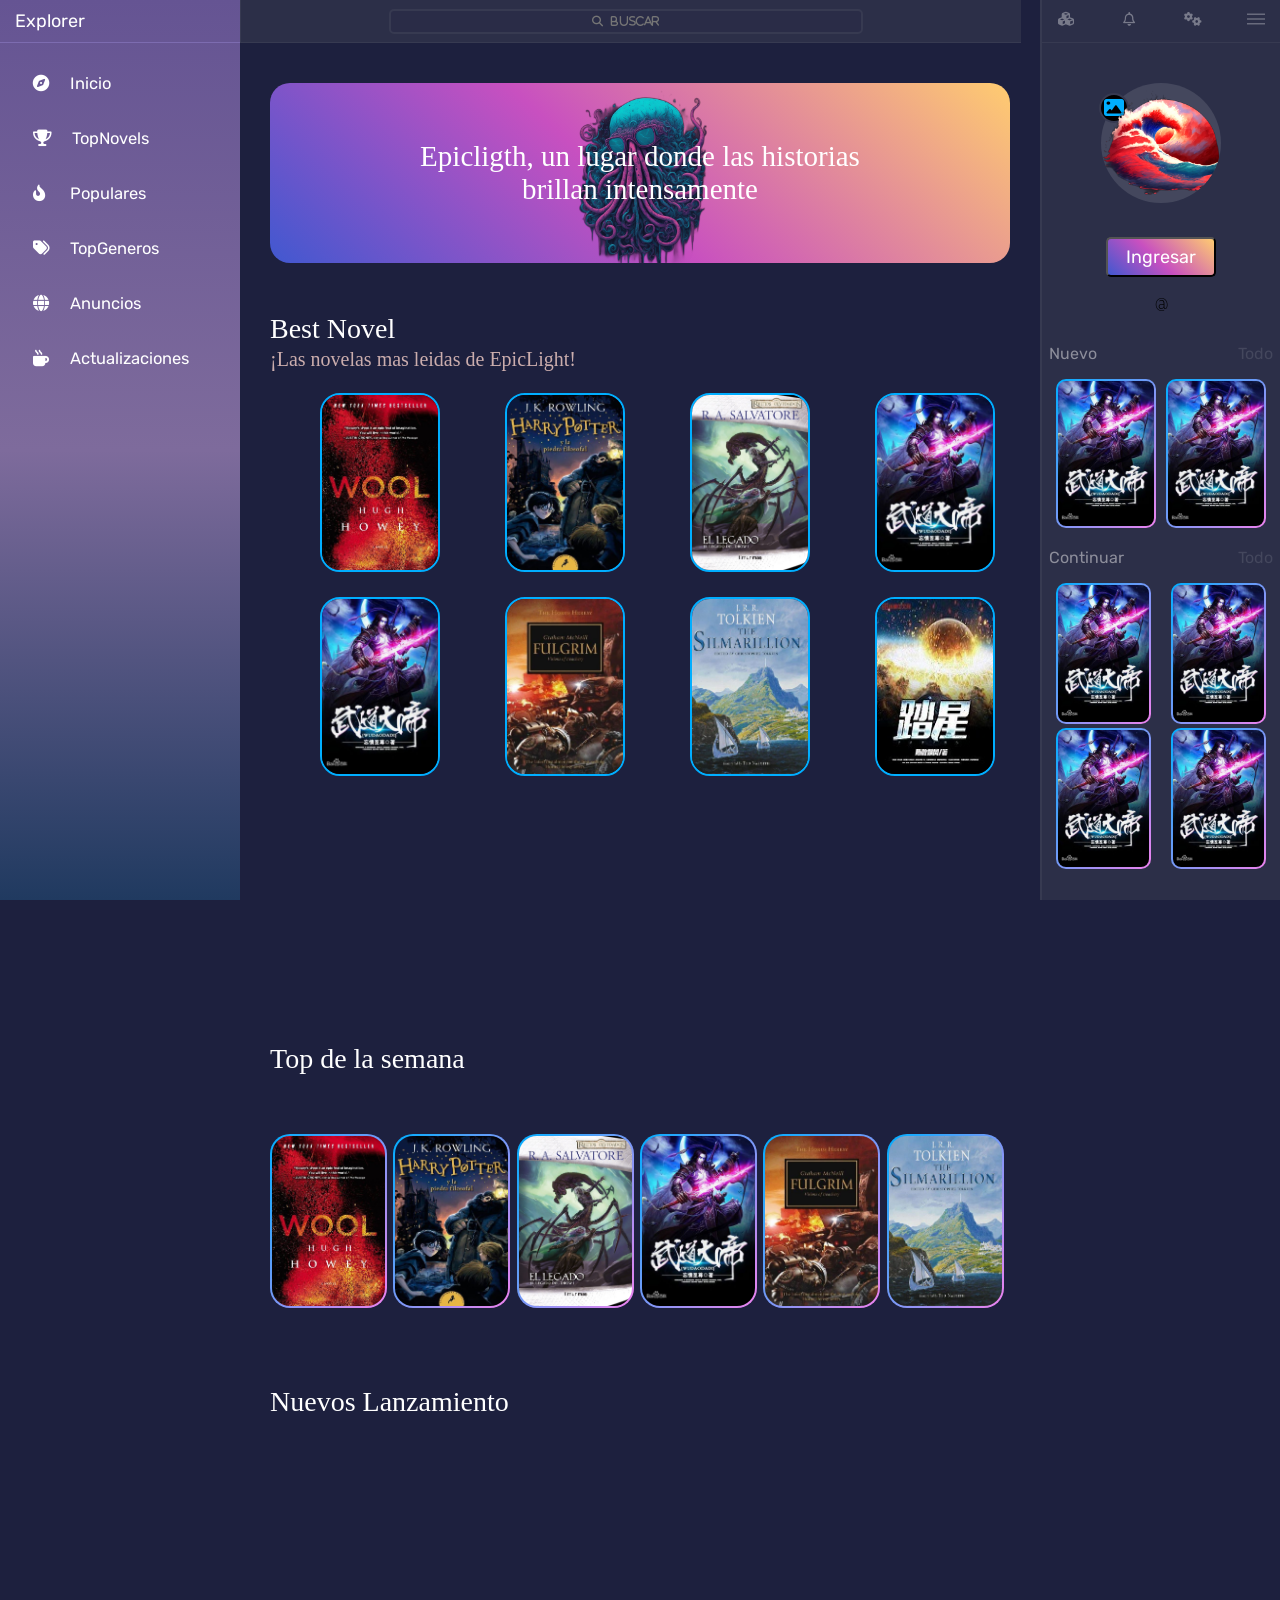
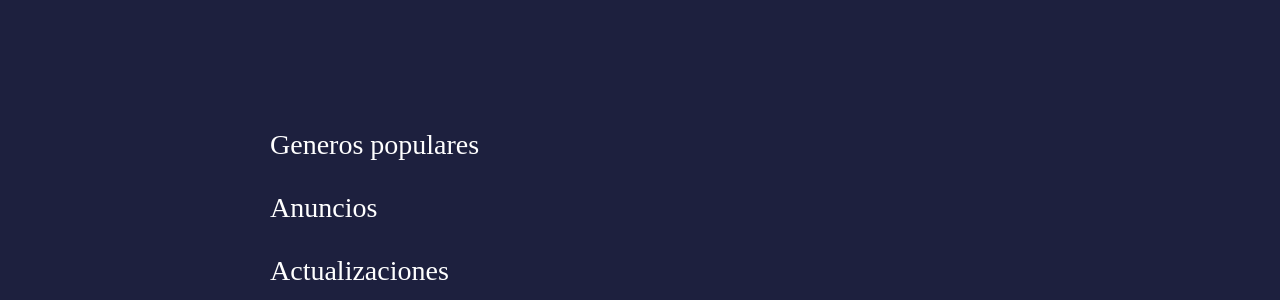
<file: index.html>
<!DOCTYPE html>
<html lang="es">

<head>
    <meta charset="UTF-8">
    <meta name="viewport" content="width=device-width, initial-scale=1.0">
    <!--Iconos-->
    <link rel="stylesheet" href="https://cdnjs.cloudflare.com/ajax/libs/font-awesome/6.4.0/css/all.min.css"
        integrity="sha512-iecdLmaskl7CVkqkXNQ/ZH/XLlvWZOJyj7Yy7tcenmpD1ypASozpmT/E0iPtmFIB46ZmdtAc9eNBvH0H/ZpiBw=="
        crossorigin="anonymous" referrerpolicy="no-referrer" />
    <!--Icono del titulo-->
    <link rel="icon" href="./asset/img/pulpo.png">
    <!--Css-->
    <link rel="stylesheet" href="./css/style.css">
    <title>EpicLigth</title>
</head>

<body>
    <header class="menu" id="menu_header">
        <div class="cont1">
            <div class="personal    menu_link personal_active">
                <i class="fa-solid fa-cubes"></i>
            </div>
            <div class="notifi menu_link    active">
                <i class="fa-regular fa-bell"></i>
            </div>
            <div class="config   menu_link  active">
                <i class="fa-solid fa-gears"></i>
            </div>
            <div class=" menu_link hamb  active">
                <div class="hamgurger">
                    <span class="line1_hamgurger "></span>
                    <span class="line2_hamgurger "></span>
                    <span class="line3_hamgurger "></span>
                </div>
            </div>
        </div>
        <div class="personal_content">
            <div class="perfil">
                <div class="img_agr">
                    <i class="fa-solid fa-image"></i>
                </div>
                <div class="img_perfil">
                    <a href="#"><img src="./asset/img/perfil.png" alt="foto perfil"></a>
                </div>



                <div class="login">
                    <div class="cont_login_button">
                        <button class="login_ingresar"> Ingresar </button>
                    </div>
                    <div class="login_usuario">
                        <div class="usuario_nombre">
                        </div>
                        <div class="usuario_email">
                        </div>
                    </div>
                </div>









                <div class="actializaciones_personal">
                    <div class="titulo_personal">
                        <p class="anima anima--4 link1" data="Nuevo">Nuevo</p>
                        <p class="anima anima--1 link2">Todo</p>
                    </div>
                    <div class="cont_nuevo">
                        <a href="#" class="cont_nuevo_a">
                            <img src="./asset/img/warlockofthemagusworld.jpeg" class="img_cont_nuevo" alt="algo">
                        </a>
                        <a href="#" class="cont_nuevo_a">
                            <img src="./asset/img/warlockofthemagusworld.jpeg" class="img_cont_nuevo" alt="algo">
                        </a>
                        
                    </div>
                    <div class="titulo_personal">
                        <p class="anima anima--4 link1" data="Continuar">Continuar</p>
                        <p class="anima anima--1 link3">Todo</p>
                    </div>
                    <div class="cont_segir">
                        <a href="#" class="cont_segir_a">
                            <img src="./asset/img/warlockofthemagusworld.jpeg" class="img_cont_nuevo" alt="algo">
                        </a>
                        <a href="#" class="cont_segir_a">
                            <img src="./asset/img/warlockofthemagusworld.jpeg" class="img_cont_nuevo" alt="algo">
                        </a>
                        
                    </div>
                    <div class="cont_segir">
                        <a href="#" class="cont_segir_a">
                            <img src="./asset/img/warlockofthemagusworld.jpeg" class="img_cont_nuevo" alt="algo">
                        </a>
                        <a href="#" class="cont_segir_a">
                            <img src="./asset/img/warlockofthemagusworld.jpeg" class="img_cont_nuevo" alt="algo">
                        </a>
                        
                    </div>
                </div>
            </div>
        </div>
    </header>
    <header class="header_buscador">
        <div class="buscador" id="buscador">
            <div class="input-group">
                <input type="text" class="buscador_texto" id="input_buscador" placeholder="   Buscar">
            </div>
        </div>
    </header>
    <header class="explorer">
        <div class="tit_explorer">
            <div><a href="#">Explorer</a>
            </div>
            <div class="cont2">
                <div class="cont2_sub">
                    <div class="icon_cont2"></div><i class="fa-solid fa-compass"></i>
                    <div class="cont2_bock anima anima--4" data="Inicio"> <a href="#" class="cont2_block_text">Inicio
                        </a> </div>
                </div>
                <div class="cont2_sub">
                    <div class="icon_cont2"></div><i class="fa-solid fa-trophy"></i>
                    <div class="cont2_bock anima anima--4" data="TopNovels"> <a href="#"
                            class="cont2_block_text">TopNovels </a> </div>
                </div>
                <div class="cont2_sub">
                    <div class="icon_cont2"></div><i class="fa-solid fa-fire-flame-curved"></i>
                    <div class=" popular cont2_bock anima anima--4" data="Populares"> <a href="#"
                            class="cont2_block_text">Populares </a> </div>
                </div>
                <div class="cont2_sub">
                    <div class="icon_cont2"></div><i class="fa-solid fa-tags"></i>
                    <div class="cont2_bock anima anima--4" data="TopPopulares"> <a href="#"
                            class="cont2_block_text">TopGeneros </a>
                    </div>
                </div>
                <div class="cont2_sub">
                    <div class="icon_cont2"></div><i class="fa-solid fa-globe"></i>
                    <div class="cont2_bock anima anima--4" data="Anuncios"> <a href="#"
                            class="cont2_block_text">Anuncios </a> </div>
                </div>
                <div class="cont2_sub">
                    <div class="icon_cont2"></div><i class="fa-solid fa-mug-hot"></i>
                    <div class="cont2_bock anima anima--4" data="Actualizaciones"> <a href="#"
                            class="cont2_block_text">Actualizaciones </a>
                    </div>
                </div>
            </div>
        </div>
    </header>

















    <main class="main_content">
        <div class="main_inicio gradiante">
            <img src="./asset/img/pulpo.png" alt="imagen del inicio">
            <p>Epicligth, un lugar donde las historias brillan intensamente</p>
        </div>
        <div class="topGod">
            <div class="textTop">

                <div class="topTitle">
                    <p>Best Novel</p>
                </div>
                <div class="topSubTitle">
                    <p>¡Las novelas mas leidas de EpicLight!</p>
                </div>
            </div>
            <div class="blockGod blockCont_main">
                <div id="blockTopGod">
                    <div class="topgodcarrusel">
                        <div class="sectionUno" id="topsectionUno">

                        </div>
                        <div class="sectionDos" id="topsectionDos">

                        </div>
                    </div>
                </div>
            </div>
        </div>
        <div class="topSemana">
            <div class="textTop">
                <div class="topTitle">
                    <p>Top de la semana</p>
                </div>
            </div>
            <div class="blockSemana blockCont_main" id="blockTopSemana">
               
            </div>
        </div>
        <div class="nuevasNovelas">
            <div class="textTop">
                <div class="topTitle">
                    <p>Nuevos Lanzamiento</p>
                </div>
            </div>
            <div class="blockNew blockCont_main " id="blockNuevasNovelas"></div>
        </div>
        <div class="topGeneros">
            <div class="textTop">
                <div class="topTitle">
                    <p>Generos populares</p>
                </div>
            </div>
        </div>
        <div class="anuncio">
            <div class="textTop">
                <div class="topTitle">
                    <p>Anuncios</p>
                </div>
            </div>
        </div>
        <div class="actuasaciones">
            <div class="textTop">
                <div class="topTitle">
                    <p>Actualizaciones</p>
                </div>
            </div>
        </div>
    </main>







    <div class="ingresar_box">
        <a class="ingresar_icono_cerrar" id="icono_cerrar"><i class="fa-solid fa-xmark"></i></a>

        <div class="box_ingresar login">
            <h2>Ingresar</h2>
            <form action="#">
                <div class="input_box_ingresar">
                    <span class="icono"><i class="fa-solid fa-at"></i></span>
                    <input class="inputIngreso" type="email" name="email" required id="email"
                        placeholder="" title="Introduce tu dirección de correo electrónico">
                    <label for="email">Email</label>
                </div>
                <div class="input_box_ingresar">
                    <span class="icono"><i class="fa-solid fa-lock"></i></span>
                    <input class="inputIngreso" type="password" name="password" required id="contraseña"
                        placeholder="" title="Introduce tu contraseña">
                    <label for="contraseña">Contraseña</label>
                </div>
                <div class="recuerdame">
                    <label><input class="inputIngreso" type="checkbox" name="checkbox">Recordar</label>
                    <a href="#">¿Olvidaste tu contraseña?</a>
                </div>
                <button type="submit" class="btn" id="login_button">Ingresar</button>
                <div class="login-registrar">
                    <p>¿No estás registrado? <a href="#" class="registrar-link">Registrar</a></p>
                </div>
            </form>
        </div>

        <div class="box_ingresar registrar">
            <h2>Registrar</h2>
            <form action="#">
                <div class="input_box_ingresar">
                    <span class="icono"><i class="fa-solid fa-user"></i></span>
                    <input class="inputRegistro" name="nombreUs" type="text" required placeholder=""
                        title="Introduce tu nombre de usuario">
                    <label for="nombreUs">Nombre de Usuario</label>
                </div>
                <div class="input_box_ingresar">
                    <span class="icono"><i class="fa-solid fa-at"></i></span>
                    <input class="inputRegistro" name="emailUs" type="email" required placeholder=""
                        title="Introduce tu dirección de correo electrónico">
                    <label for="emailUs">Email</label>
                </div>
                <div class="input_box_ingresar">
                    <span class="icono"><i class="fa-solid fa-lock"></i></span>
                    <input class="inputRegistro" name="passwordUs" type="password" required placeholder=""
                        title="Introduce tu contraseña">
                    <label for="passwordUs">Contraseña</label>
                </div>
                <div class="terminosycondiciones">
                    <label><input class="inputRegistro" name="checkboxReg" type="checkbox"> Acepto los términos y
                        condiciones</label>
                </div>
                <button type="submit" name="submit" class="btn" id="register_button">Registrar</button>
                <div class="login-registrar">
                    <p>¿Ya tienes una cuenta? <a href="#" class="ingresar-link">Ingresar</a></p>
                </div>
            </form>
        </div>



    </div>

    <script src="./js/login.js" type="module"></script>
    <script src="./js/menu.js" type="module"></script>
    <script src="./js/main.js" type="module"></script>

</body>

</html>
</file>
<file: css/style.css>
@import url("https://fonts.googleapis.com/css2?family=Cormorant+Garamond:ital@0;1&family=Raleway:ital,wght@0,200;0,500;1,200;1,500&family=Rubik:ital,wght@0,300;1,300&display=swap");
*,
*:before,
*::after {
  box-sizing: border-box;
}

html,
body {
  font-size: 16px;
  margin: 0;
  padding: 0;
  background-color: #1d203e;
}

/* Estilos para la barra de desplazamiento */
/* Estilos para la barra de desplazamiento */
/* Estilos para la barra de desplazamiento */
.anima {
  position: relative;
  display: block;
  text-decoration: none;
  text-align: center;
  cursor: pointer;
  width: fit-content;
  width: -moz-fit-content; /* Agregar prefijo -moz- para Firefox */
  z-index: 0;
  transition: all 450ms ease;
}
.anima::after, .anima::before {
  content: "";
  display: block;
  position: absolute;
  transition: width 540ms, opacity 300ms ease;
}

/* anima 1 */
.anima--1 {
  padding: 0 6px;
}
.anima--1::before, .anima--1::after {
  top: 0;
  bottom: 0;
  margin: auto 0;
  height: 0.1em;
  width: 0;
}
.anima--1::before {
  left: 0;
}
.anima--1::after {
  background-color: #ff29ad;
  right: 0;
}
.anima--1:hover {
  color: #ff29ad;
  text-shadow: 0px 0px #ff29ad;
}
.anima--1:hover::before {
  width: 60%;
  transition: width 250ms ease;
  background-color: #ff29ad;
}
.anima--1:hover::after {
  width: 100%;
  background-color: transparent;
}

/* anima 4 */
.anima--4::before {
  content: attr(data);
  top: 0;
  left: 0;
  width: 0;
  height: 100%;
  color: #00aeff;
  z-index: 1;
  overflow: hidden;
  text-shadow: 0 0 2px #00aeff;
  transition: all 480ms ease-in-out;
}
.anima--4:hover::before {
  width: 100%;
}

.hamgurger {
  justify-content: center;
  align-items: center;
  margin-top: 14px;
  margin-right: -30px;
  width: 30px;
  height: 30px;
  transform: translate(-50%, -50%) scale(0.6);
  cursor: pointer;
  z-index: 9999999;
}
.hamgurger:hover span {
  background-color: #00aeff;
}
.hamgurger span {
  display: block;
  width: 100%;
  height: 2px;
  background: rgb(120, 122, 138);
  margin-top: 6px;
  transform-origin: 0px 100%;
  transition: all 300ms;
}

.activeline1_hamgurger {
  transform: rotate(45deg) translate(-2px, 1px);
}

.activeline2_hamgurger {
  opacity: 0;
  margin-left: -30px;
}

.activeline3_hamgurger {
  transform: rotate(-45deg) translate(-4px, 2px);
}

.menu {
  position: fixed;
  height: 55px;
  overflow: hidden;
  top: 0;
  right: 0;
  background-color: rgb(44, 47, 72);
  width: 240px;
  height: 100vh;
  justify-content: center;
  align-items: center;
  transition: 0.3s;
  border-left: 2px solid rgb(55, 58, 81);
  z-index: 9999;
  font-family: "Rubik", sans-serif;
}
.menu .cont1 {
  display: flex;
  flex-direction: row;
  justify-content: space-around;
  align-items: center;
  border-bottom: 0.5px solid rgb(55, 58, 81);
  gap: 15px;
}
.menu .cont1 .hamb {
  display: flex;
  justify-content: center;
  align-items: center;
}
.menu .cont1 .menu_link {
  display: flex;
  justify-content: center;
  cursor: pointer;
  padding-top: 12px;
  font-size: 18px;
  background-color: rgb(44, 47, 72);
  width: 62.5px;
  height: 42px;
  font-size: 14px;
  font-family: "arial";
}
.menu .cont1 .menu_link i {
  color: rgb(120, 122, 138);
}
.menu .cont1 .menu_link i:hover {
  color: #00aeff;
}
.menu .personal_content {
  display: flex;
  flex-direction: column;
  justify-content: center;
  align-items: center;
}
.menu .personal_content .perfil {
  display: flex;
  flex-direction: column;
  justify-content: center;
  align-items: center;
}
.menu .personal_content .perfil .img_agr {
  position: absolute;
  display: flex;
  justify-content: center;
  align-items: center;
  width: 30px;
  height: 30px;
  border-radius: 100px;
  margin: -175px 95px 0px 0px;
  cursor: pointer;
  background-color: #000000;
  border: 2px solid rgb(55, 58, 81);
}
.menu .personal_content .perfil .img_agr i {
  font-size: 20px;
  background: #00aeff;
  -webkit-background-clip: text;
  -webkit-text-fill-color: transparent;
}
.menu .personal_content .perfil .img_perfil {
  border-radius: 100px;
  display: flex;
  width: 120px;
  height: 120px;
  overflow: hidden;
  margin-top: 40px;
  margin-bottom: 9px;
  background-color: #44475d;
}
.menu .personal_content .perfil .img_perfil img {
  width: 120px;
  box-shadow: 2px 2px 10px 5px rgba(255, 255, 255, 0.2431372549);
  filter: brightness(120%) saturate(100%);
}
.menu .personal_content .perfil .login {
  display: flex;
  flex-direction: column;
  justify-content: center;
  align-items: center;
  font-family: "Raleway", sans-serif;
}
.menu .personal_content .perfil .login .cont_login_button {
  display: flex;
}
.menu .personal_content .perfil .login .cont_login_button .login_ingresar {
  display: flex;
  justify-content: center;
  align-items: center;
  width: 110px;
  height: 40px;
  margin-top: 25px;
  border-radius: 5px;
  background: linear-gradient(43deg, #4158D0 0%, #C850C0 46%, #FFCC70 100%);
  font-size: 18px;
  color: #ffffff;
  font-family: "Rubik", sans-serif;
}
.menu .personal_content .perfil .login .cont_login_button .login_usuario {
  display: none;
}
.menu .personal_content .perfil .login .cont_login_button .login_usuario .usuario {
  display: flex;
  text-align: center;
  font-size: 22px;
  color: #ffffff;
}
.menu .personal_content .perfil .login .cont_login_button .login_usuario .usuario_nombre {
  display: flex;
  margin-top: -25px;
  text-align: center;
  color: #44475d;
}
.menu .personal_content .actializaciones_personal {
  display: flex;
  flex-direction: column;
  align-items: center;
  width: 250px;
  height: 20px;
  color: #8d8e9b;
}
.menu .personal_content .actializaciones_personal .cont_nuevo {
  display: flex;
  gap: 10px;
}
.menu .personal_content .actializaciones_personal .cont_nuevo .cont_nuevo_a .img_cont_nuevo {
  width: 100px;
  border-radius: 10px;
  padding: 2px;
  background-image: linear-gradient(to bottom right, #00aeff, violet);
  box-sizing: border-box;
}
.menu .personal_content .actializaciones_personal .cont_segir {
  display: flex;
  gap: 20px;
}
.menu .personal_content .actializaciones_personal .cont_segir .cont_segir_a .img_cont_nuevo {
  width: 95px;
  border-radius: 10px;
  padding: 2px;
  background-image: linear-gradient(to bottom right, #00aeff, violet);
  box-sizing: border-box;
}
.menu .personal_content .actializaciones_personal .titulo_personal {
  display: flex;
  flex-direction: row;
  align-items: center;
  justify-content: space-between;
  width: 230px;
  margin-left: 5px;
  color: #8d8e9b;
}
.menu .personal_content .actializaciones_personal .titulo_personal .link1 {
  color: #8d8e9b;
}
.menu .personal_content .actializaciones_personal .titulo_personal .link2 {
  color: #44475d;
}
.menu .personal_content .actializaciones_personal .titulo_personal .link3 {
  color: #44475d;
}
.menu .personal_content .actializaciones_personal .link1 {
  color: #8d8e9b;
}

.buscador {
  display: flex;
  position: fixed;
  z-index: 2;
  right: 240px;
  left: 240px;
  height: 43px;
  width: calc(100vw - 499px);
  background-color: rgb(44, 47, 72);
  flex-direction: row;
  justify-content: center;
  align-items: center;
  border: 1px solid rgb(55, 58, 81);
  border-right: none;
  border-top: none;
}
.buscador #input_buscador {
  color: #00aeff;
}
.buscador .buscador_texto {
  width: 37vw;
  height: 25px;
  border-radius: 5px;
  background-color: #2a2c47;
  margin-right: 10px;
  font-family: "Font Awesome 5 Free";
  font-weight: 600;
  font-size: 11px;
  text-align: center;
  border: 2px solid rgb(55, 58, 81);
}

.explorer {
  width: 240px;
  height: 100vh;
  background: linear-gradient(to bottom, #655493, #7e6b9c);
  background: linear-gradient(to bottom, rgb(32, 58, 96), rgb(32, 58, 96), rgb(180, 1, 1));
  background: linear-gradient(to bottom, #655493, #7e6b9c, rgb(180, 1, 1));
  background: linear-gradient(to bottom, #655493, #7e6b9c, rgb(32, 58, 96));
  position: fixed;
  display: flex;
  flex-direction: column;
  font-family: "Rubik", sans-serif;
}
.explorer .tit_explorer {
  height: 43px;
  background-color: transparent;
  border-bottom: 1px solid #7d6cb0;
  display: flex;
  align-items: center;
  padding-left: 15px;
  font-size: 18px;
}
.explorer .tit_explorer a {
  text-decoration: none;
  color: #ffffff;
}
.explorer .cont2 {
  margin-top: 350px;
  display: flex;
  flex-direction: column;
  gap: 15px;
  width: 200px;
  margin-left: -77px;
  padding-top: 50px;
  font-size: 16.5px;
}
.explorer .cont2 .cont2_sub {
  display: flex;
  align-items: center;
  justify-content: start;
  gap: 10px;
  border-radius: 5px;
  height: 40px;
  width: 210px;
  margin-left: 15px;
  margin-right: 15px;
}
.explorer .cont2 .cont2_sub:hover {
  border: solid 2px transparent;
  border-radius: 7px;
  background-image: linear-gradient(#655493, #655493), linear-gradient(to right bottom, #00aeff 0%, #a9aeff 70%, #a9aeff 100%);
  background-origin: border-box;
  background-clip: content-box, border-box;
  box-shadow: 0 0 10px rgba(0, 0, 0, 0.5);
}
.explorer .cont2 .cont2_sub:hover i {
  color: rgb(49, 6, 125);
}
.explorer .cont2 .cont2_sub .popular {
  margin: 5px;
}
.explorer .cont2 .cont2_sub i {
  padding-right: 10px;
  color: #ffffff;
}

.ingresar_box {
  width: 400px;
  height: 440px;
  top: 20vh;
  left: calc(50vw - 210px);
  transform: scale(0);
  position: fixed;
  display: flex;
  justify-content: center;
  align-items: center;
  overflow: hidden;
  border: 2px solid rgba(255, 255, 255, 0.5);
  border-radius: 20px;
  box-shadow: 0 0 30px rgba(0, 0, 0, 0.5);
  z-index: 20;
  transition: transform 0.5s ease, height 0.2s ease;
  background: transparent;
  backdrop-filter: blur(20px);
  -webkit-backdrop-filter: blur(10px);
}
.ingresar_box .ingresar_icono_cerrar {
  position: absolute;
  display: flex;
  justify-content: center;
  align-items: center;
  cursor: pointer;
  top: 0;
  right: 0;
  height: 45px;
  width: 45px;
  z-index: 1;
  background: #a9aeff;
  color: #ffffff;
  font-size: 2em;
  border-bottom-left-radius: 20px;
}
.ingresar_box .box_ingresar {
  width: 100%;
  padding: 40px;
}
.ingresar_box .box_ingresar h2 {
  font-size: 2em;
  color: #a9aeff;
  text-align: center;
}
.ingresar_box .box_ingresar .input_box_ingresar {
  position: relative;
  width: 100%;
  height: 50px;
  border-bottom: 2px solid #2a2c47;
  margin: 30px 0;
}
.ingresar_box .box_ingresar .input_box_ingresar label {
  position: absolute;
  top: 50%;
  left: 5px;
  transform: translateY(-50%);
  font-size: 1em;
  color: #a9aeff;
  font-weight: 500;
  pointer-events: none;
}
.ingresar_box .box_ingresar .input_box_ingresar input {
  width: 100%;
  height: 100%;
  background: transparent;
  border: none;
  outline: none;
  font-size: 1em;
  color: #00aeff;
  font-weight: 600;
  padding: 0 35px 0 5px;
}
.ingresar_box .box_ingresar .input_box_ingresar input:focus ~ label,
.ingresar_box .box_ingresar .input_box_ingresar input:valid ~ label {
  top: -5px;
}
.ingresar_box .box_ingresar .input_box_ingresar .icono {
  position: absolute;
  right: 8px;
  bottom: 10px;
  font-size: 1.2em;
  color: #00aeff;
}
.ingresar_box .box_ingresar .recuerdame {
  font-size: 0.9em;
  color: #00aeff;
  font-weight: 500;
  margin: -15px 0 15px;
  display: flex;
  justify-content: space-between;
  align-items: center;
}
.ingresar_box .box_ingresar .recuerdame label input {
  accent-color: #00aeff;
  margin-right: 3px;
}
.ingresar_box .box_ingresar .recuerdame a {
  color: #ffffff;
  text-decoration: none;
}
.ingresar_box .box_ingresar .recuerdame a:hover {
  text-decoration: underline;
}
.ingresar_box .box_ingresar .terminosycondiciones {
  font-size: 0.9em;
  color: #00aeff;
  font-weight: 500;
  margin: -15px 0 15px;
  display: flex;
  justify-content: space-between;
  align-items: center;
}
.ingresar_box .box_ingresar .terminosycondiciones label input {
  accent-color: #00aeff;
  margin-right: 3px;
}
.ingresar_box .box_ingresar .terminosycondiciones a {
  color: #00aeff;
  text-decoration: none;
}
.ingresar_box .box_ingresar .terminosycondiciones a:hover {
  text-decoration: underline;
}
.ingresar_box .btn {
  width: 100%;
  height: 40px;
  background: #162938;
  border: none;
  border-radius: 6px;
  cursor: pointer;
  font-size: 1em;
  color: #ffffff;
}
.ingresar_box .login-registrar {
  font-size: 0.9em;
  color: #a9aeff;
  text-align: center;
  font-weight: 500;
  margin: 25px 0 10px;
}
.ingresar_box .login-registrar p a {
  color: #ffffff;
  text-decoration: none;
}
.ingresar_box .login-registrar p a:hover {
  text-decoration: underline;
}
.ingresar_box .registrar {
  position: absolute;
  transform: translateX(400px);
}

.login_buttonactive {
  display: none !important;
}

.active_ingresarBox {
  margin-top: -40px;
  height: 520px;
}
.active_ingresarBox .login {
  transform: translateX(-400px);
  transition: height 0.2s ease, transform 0.2s ease;
}
.active_ingresarBox .registrar {
  transform: translate(0px);
  transition: height 0.2s ease, transform 0.2s ease;
}

.active {
  height: 43px;
  transition: height 0.2s ease;
}
.active.actializaciones_personal {
  display: none;
}
.active.ingresar_box {
  margin-left: 500px;
}

.active_login_ingresar {
  transform: scale(1);
}

@media screen and (max-width: 900px) {
  .explorer {
    display: none;
  }
  .buscador {
    left: 0;
    width: calc(100vw - 257px);
  }
}
@media screen and (max-width: 600px) {
  .menu {
    width: 100vw;
  }
  .header_buscador {
    position: absolute;
  }
  .header_buscador .buscador {
    position: absolute;
    margin-top: 43px;
    width: 100vh;
    justify-content: center;
  }
  .header_buscador .buscador input {
    position: absolute;
    width: 95vw;
    top: 10px;
    left: 0;
    right: 0;
    bottom: 10px;
  }
}
.main_content {
  background-color: transparent;
  position: absolute;
  left: 240px;
  right: 240px;
  top: 43px;
  display: flexbox;
  gap: 35px;
  align-items: center;
  justify-content: center;
  min-height: calc(200vh - 43px);
  margin-left: 30px;
  margin-right: 30px;
  margin-top: 40px;
}
.main_content .main_inicio {
  position: relative;
  display: flex;
  color: white;
  justify-content: center;
  align-items: center;
  min-height: 180px;
  margin-bottom: 50px;
  overflow: hidden;
  border-radius: 20px;
  z-index: 1;
  background-color: #4158D0;
  background-image: linear-gradient(43deg, #4158D0 0%, #C850C0 46%, #FFCC70 100%);
}
.main_content .main_inicio img {
  position: absolute;
  z-index: 0;
  width: 160px;
}
.main_content .main_inicio p {
  z-index: 90;
  font-size: 29px;
  text-align: center;
  max-width: 460px;
  margin: 15px;
}
.main_content .textTop .topTitle {
  color: white;
  font-size: 28px;
  width: 600px;
  height: 35px;
  text-align: start;
  margin-bottom: 10px;
}
.main_content .textTop .topSubTitle {
  width: 600px;
  height: 45px;
  margin-top: -20px;
  color: rgb(203, 173, 173);
  font-size: 20px;
}
.main_content .blockCont_main {
  width: 100%;
  height: 400px;
  border-radius: 20px;
  height: 270px;
}
.main_content .blockGod {
  height: 550px;
}
.main_content .blockGod a {
  text-decoration: none;
}
.main_content .blockGod .topgodcarrusel {
  display: flex;
  flex-direction: column;
  gap: 25px;
  overflow: hidden;
}
.main_content .blockGod .topgodcarrusel .sectionUno {
  display: flex;
}
.main_content .blockGod .topgodcarrusel .sectionDos {
  display: flex;
}
.main_content .blockGod .topgodcarrusel .carusel {
  margin-left: 50px;
  display: flex;
  flex-direction: row;
  width: 50%;
  justify-content: space-between;
}
.main_content .blockGod .topgodcarrusel .carusel img {
  width: 80%;
  max-width: 200px;
  min-width: 120px;
  height: 100%;
  border-radius: 20px;
  border: 2px solid #00aeff;
  margin: 10;
}
.main_content .blockGod .topgodcarrusel .carusel p {
  position: sticky;
  color: white;
  margin-left: -200px;
  bottom: 0;
  writing-mode: vertical-rl;
  text-orientation: upright;
  font-size: 20px;
  letter-spacing: -2px;
  font-family: "Raleway", sans-serif;
}
.main_content .topSemana {
  margin-top: 100px;
}
.main_content .topSemana .blockSemana {
  width: 100%;
  display: flex;
  justify-content: space-between;
  align-items: center;
}
.main_content .topSemana .blockSemana .semanaTop {
  display: flex;
  justify-content: space-between;
  align-items: center;
}
.main_content .topSemana .blockSemana .img_blocksemana {
  width: 95%;
  max-width: 200px;
  border-radius: 20px;
  padding: 5px;
  background-image: linear-gradient(to bottom right, #00aeff, violet);
  box-sizing: border-box;
  padding: 2px;
}

@media screen and (max-width: 900px) {
  .main_content {
    left: 0;
  }
}
@media screen and (max-width: 600px) {
  .main_content {
    top: 86px;
  }
}

/*# sourceMappingURL=style.css.map */
</file>
